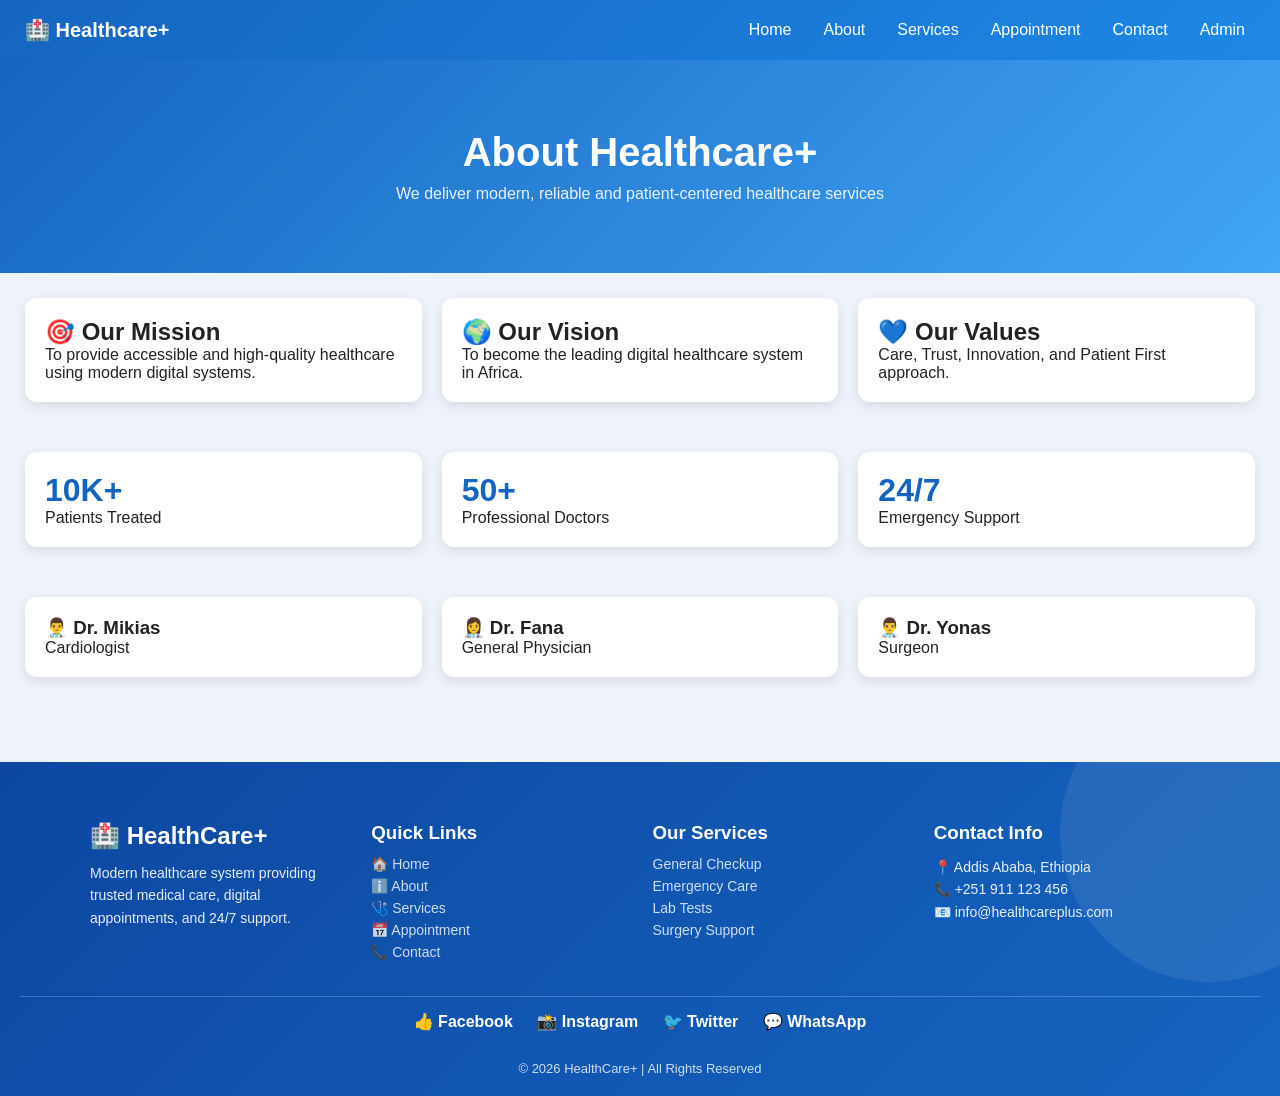
<file: about.html>
<!DOCTYPE html>
<html>
<head>
    <title>About - Healthcare+</title>
    <link rel="stylesheet" href="style.css">
</head>
<body>

<header class="header">
    <h2>🏥 Healthcare+</h2>
    <nav>
        <a href="index.html">Home</a>
        <a href="about.html">About</a>
        <a href="services.html">Services</a>
        <a href="appointment.html">Appointment</a>
        <a href="contact.html">Contact</a>
        <a href="admin.html">Admin</a>
    </nav>
</header>

<!-- HERO SECTION -->
<section class="hero" style="padding:70px 20px;">
    <h1>About Healthcare+</h1>
    <p>We deliver modern, reliable and patient-centered healthcare services</p>
</section>

<!-- MISSION / VISION -->
<section class="grid">

    <div class="card">
        <h2>🎯 Our Mission</h2>
        <p>To provide accessible and high-quality healthcare using modern digital systems.</p>
    </div>

    <div class="card">
        <h2>🌍 Our Vision</h2>
        <p>To become the leading digital healthcare system in Africa.</p>
    </div>

    <div class="card">
        <h2>💙 Our Values</h2>
        <p>Care, Trust, Innovation, and Patient First approach.</p>
    </div>

</section>

<!-- STATS SECTION -->
<section class="grid">

    <div class="card">
        <h1>10K+</h1>
        <p>Patients Treated</p>
    </div>

    <div class="card">
        <h1>50+</h1>
        <p>Professional Doctors</p>
    </div>

    <div class="card">
        <h1>24/7</h1>
        <p>Emergency Support</p>
    </div>

</section>

<!-- TEAM -->
<section class="grid">

    <div class="card">
        <h3>👨‍⚕️ Dr. Mikias</h3>
        <p>Cardiologist</p>
    </div>

    <div class="card">
        <h3>👩‍⚕️ Dr. Fana</h3>
        <p>General Physician</p>
    </div>

    <div class="card">
        <h3>👨‍⚕️ Dr. Yonas</h3>
        <p>Surgeon</p>
    </div>

</section>

<!-- FOOTER -->
<footer class="footer">

    <div class="footer-container">

        <!-- BRAND -->
        <div class="footer-box">
            <h2>🏥 HealthCare+</h2>
            <p>
                Modern healthcare system providing trusted medical care,
                digital appointments, and 24/7 support.
            </p>
        </div>

        <!-- QUICK LINKS -->
        <div class="footer-box">
            <h3>Quick Links</h3>
            <a href="index.html">🏠 Home</a>
            <a href="about.html">ℹ️ About</a>
            <a href="services.html">🩺 Services</a>
            <a href="appointment.html">📅 Appointment</a>
            <a href="contact.html">📞 Contact</a>
        </div>

        <!-- SERVICES -->
        <div class="footer-box">
            <h3>Our Services</h3>
            <a href="#">General Checkup</a>
            <a href="#">Emergency Care</a>
            <a href="#">Lab Tests</a>
            <a href="#">Surgery Support</a>
        </div>

        <!-- CONTACT -->
        <div class="footer-box">
            <h3>Contact Info</h3>
            <p>📍 Addis Ababa, Ethiopia</p>
            <p>📞 +251 911 123 456</p>
            <p>📧 info@healthcareplus.com</p>
        </div>

    </div>

    <!-- SOCIAL STRIP -->
    <div class="footer-social">
        <a href="#">👍 Facebook</a>
        <a href="#">📸 Instagram</a>
        <a href="#">🐦 Twitter</a>
        <a href="#">💬 WhatsApp</a>
    </div>

    <div class="footer-bottom">
        <p>© 2026 HealthCare+ | All Rights Reserved</p>
    </div>

</footer>

<script src="script.js"></script>
</body>
</html>
</file>
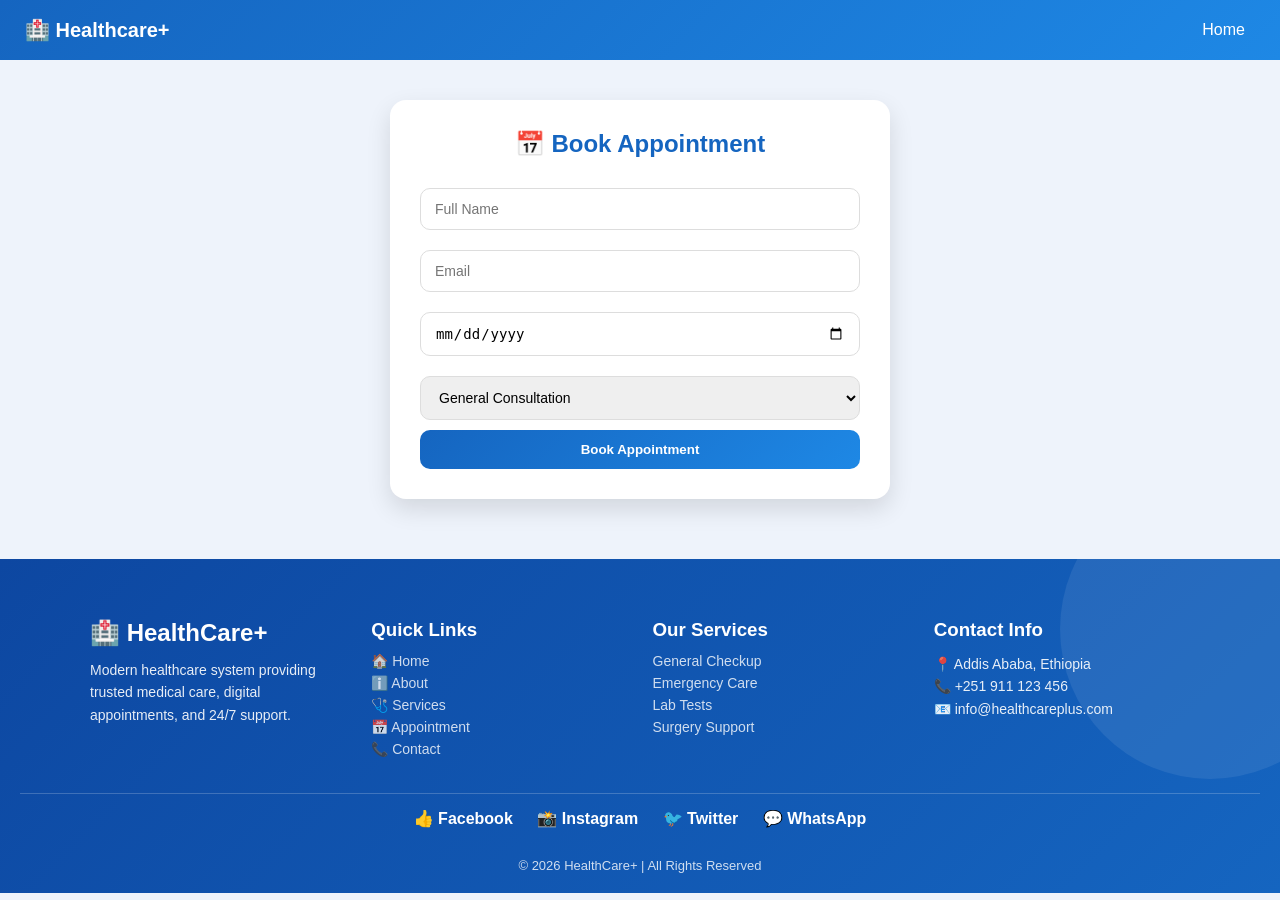
<file: appointment.html>
<!DOCTYPE html>
<html>
<head>
    <title>Appointment</title>
    <link rel="stylesheet" href="style.css">
</head>
<body>

<header class="header">
    <h2>🏥 Healthcare+</h2>
    <nav>
        <a href="index.html">Home</a>
    
    </nav>
</header>

<section class="form-container">

    <h2>📅 Book Appointment</h2>

    <form action="backend/save_appointment.php" method="POST">

    <input type="text" name="name" placeholder="Full Name" required>

    <input type="email" name="email" placeholder="Email" required>

    <input type="date" name="date" required>

    <select name="service">
        <option>General Consultation</option>
        <option>Emergency</option>
        <option>Lab Test</option>
    </select>

    <button type="submit">Book Appointment</button>

</form>

</section>

<footer class="footer">

    <div class="footer-container">

        <!-- BRAND -->
        <div class="footer-box">
            <h2>🏥 HealthCare+</h2>
            <p>
                Modern healthcare system providing trusted medical care,
                digital appointments, and 24/7 support.
            </p>
        </div>

        <!-- QUICK LINKS -->
        <div class="footer-box">
            <h3>Quick Links</h3>
            <a href="index.html">🏠 Home</a>
            <a href="about.html">ℹ️ About</a>
            <a href="services.html">🩺 Services</a>
            <a href="appointment.html">📅 Appointment</a>
            <a href="contact.html">📞 Contact</a>
        </div>

        <!-- SERVICES -->
        <div class="footer-box">
            <h3>Our Services</h3>
            <a href="#">General Checkup</a>
            <a href="#">Emergency Care</a>
            <a href="#">Lab Tests</a>
            <a href="#">Surgery Support</a>
        </div>

        <!-- CONTACT -->
        <div class="footer-box">
            <h3>Contact Info</h3>
            <p>📍 Addis Ababa, Ethiopia</p>
            <p>📞 +251 911 123 456</p>
            <p>📧 info@healthcareplus.com</p>
        </div>

    </div>

    <!-- SOCIAL STRIP -->
    <div class="footer-social">
        <a href="#">👍 Facebook</a>
        <a href="#">📸 Instagram</a>
        <a href="#">🐦 Twitter</a>
        <a href="#">💬 WhatsApp</a>
    </div>

    <div class="footer-bottom">
        <p>© 2026 HealthCare+ | All Rights Reserved</p>
    </div>

</footer>

<script src="script.js"></script>
</body>
</html>
</file>
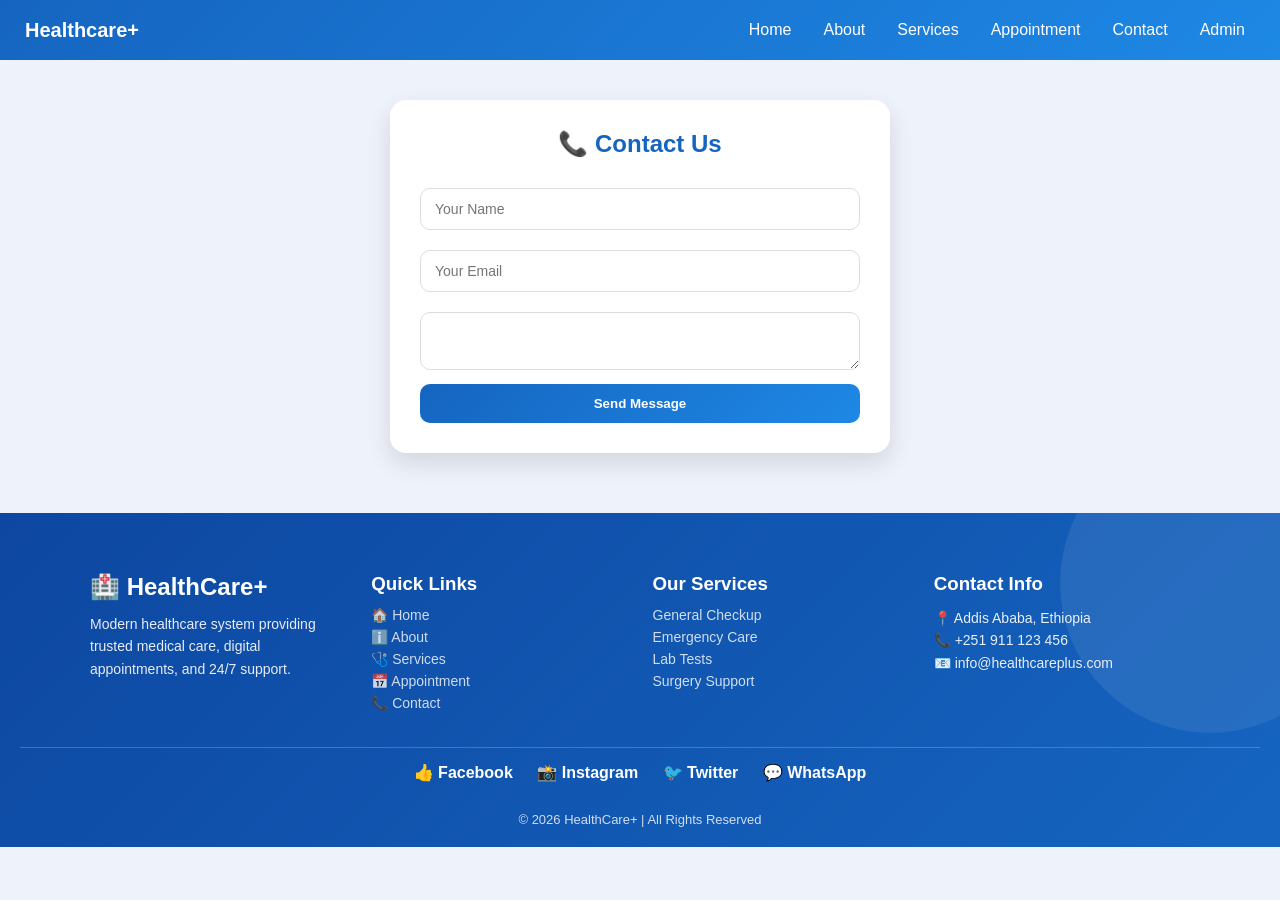
<file: contact.html>
<!DOCTYPE html>
<html>
<head>
    <title>Contact</title>
    <link rel="stylesheet" href="style.css">
</head>
<body>

<header class="header">
    <h2>Healthcare+</h2>
    <nav>
        <a href="index.html">Home</a>
        <a href="about.html">About</a>
        <a href="services.html">Services</a>
        <a href="appointment.html">Appointment</a>
        <a href="contact.html">Contact</a>
        <a href="admin.html">Admin</a>  
    </nav>
</header>

<section class="form-container">

    <h2>📞 Contact Us</h2>

    <form action="backend/save_contact.php" method="POST">

    <input type="text" name="name" placeholder="Your Name" required>

    <input type="email" name="email" placeholder="Your Email" required>

    <textarea name="message"></textarea>

    <button type="submit">Send Message</button>

</form>

</section>

<footer class="footer">

    <div class="footer-container">

        <!-- BRAND -->
        <div class="footer-box">
            <h2>🏥 HealthCare+</h2>
            <p>
                Modern healthcare system providing trusted medical care,
                digital appointments, and 24/7 support.
            </p>
        </div>

        <!-- QUICK LINKS -->
        <div class="footer-box">
            <h3>Quick Links</h3>
            <a href="index.html">🏠 Home</a>
            <a href="about.html">ℹ️ About</a>
            <a href="services.html">🩺 Services</a>
            <a href="appointment.html">📅 Appointment</a>
            <a href="contact.html">📞 Contact</a>
        </div>

        <!-- SERVICES -->
        <div class="footer-box">
            <h3>Our Services</h3>
            <a href="#">General Checkup</a>
            <a href="#">Emergency Care</a>
            <a href="#">Lab Tests</a>
            <a href="#">Surgery Support</a>
        </div>

        <!-- CONTACT -->
        <div class="footer-box">
            <h3>Contact Info</h3>
            <p>📍 Addis Ababa, Ethiopia</p>
            <p>📞 +251 911 123 456</p>
            <p>📧 info@healthcareplus.com</p>
        </div>

    </div>

    <!-- SOCIAL STRIP -->
    <div class="footer-social">
        <a href="#">👍 Facebook</a>
        <a href="#">📸 Instagram</a>
        <a href="#">🐦 Twitter</a>
        <a href="#">💬 WhatsApp</a>
    </div>

    <div class="footer-bottom">
        <p>© 2026 HealthCare+ | All Rights Reserved</p>
    </div>

</footer>

<script src="script.js"></script>
</body>
</html>
</file>
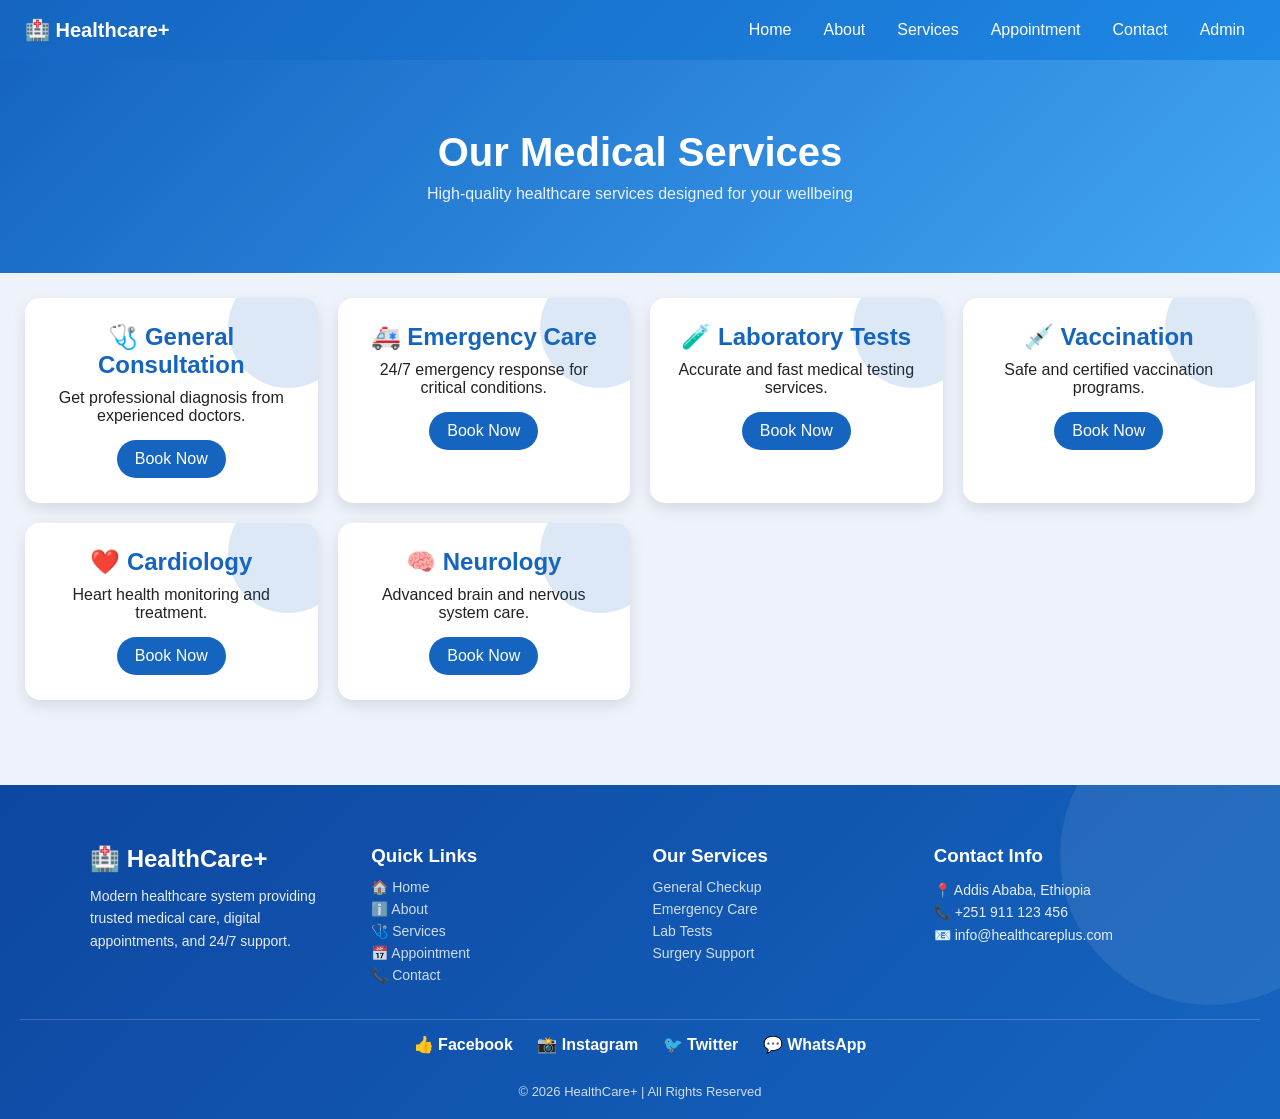
<file: services.html>
<!DOCTYPE html>
<html>
<head>
    <title>Services - Healthcare+</title>
    <link rel="stylesheet" href="style.css">
</head>
<body>

<header class="header">
    <h2>🏥 Healthcare+</h2>
    <nav>
        <a href="index.html">Home</a>
        <a href="about.html">About</a>
        <a href="services.html">Services</a>
        <a href="appointment.html">Appointment</a>
        <a href="contact.html">Contact</a>
        <a href="admin.html">Admin</a>
    </nav>
</header>

<!-- HERO -->
<section class="hero" style="padding:70px 20px;">
    <h1>Our Medical Services</h1>
    <p>High-quality healthcare services designed for your wellbeing</p>
</section>

<!-- SERVICES GRID -->
<section class="grid">

    <div class="service-card">
        <h2>🩺 General Consultation</h2>
        <p>Get professional diagnosis from experienced doctors.</p>
        <a href="appointment.html" class="service-btn">Book Now</a>
    </div>

    <div class="service-card">
        <h2>🚑 Emergency Care</h2>
        <p>24/7 emergency response for critical conditions.</p>
        <a href="appointment.html" class="service-btn">Book Now</a>
    </div>

    <div class="service-card">
        <h2>🧪 Laboratory Tests</h2>
        <p>Accurate and fast medical testing services.</p>
        <a href="appointment.html" class="service-btn">Book Now</a>
    </div>

    <div class="service-card">
        <h2>💉 Vaccination</h2>
        <p>Safe and certified vaccination programs.</p>
        <a href="appointment.html" class="service-btn">Book Now</a>
    </div>

    <div class="service-card">
        <h2>❤️ Cardiology</h2>
        <p>Heart health monitoring and treatment.</p>
        <a href="appointment.html" class="service-btn">Book Now</a>
    </div>

    <div class="service-card">
        <h2>🧠 Neurology</h2>
        <p>Advanced brain and nervous system care.</p>
        <a href="appointment.html" class="service-btn">Book Now</a>
    </div>

</section>

<!-- FOOTER -->
<footer class="footer">

    <div class="footer-container">

        <!-- BRAND -->
        <div class="footer-box">
            <h2>🏥 HealthCare+</h2>
            <p>
                Modern healthcare system providing trusted medical care,
                digital appointments, and 24/7 support.
            </p>
        </div>

        <!-- QUICK LINKS -->
        <div class="footer-box">
            <h3>Quick Links</h3>
            <a href="index.html">🏠 Home</a>
            <a href="about.html">ℹ️ About</a>
            <a href="services.html">🩺 Services</a>
            <a href="appointment.html">📅 Appointment</a>
            <a href="contact.html">📞 Contact</a>
        </div>

        <!-- SERVICES -->
        <div class="footer-box">
            <h3>Our Services</h3>
            <a href="#">General Checkup</a>
            <a href="#">Emergency Care</a>
            <a href="#">Lab Tests</a>
            <a href="#">Surgery Support</a>
        </div>

        <!-- CONTACT -->
        <div class="footer-box">
            <h3>Contact Info</h3>
            <p>📍 Addis Ababa, Ethiopia</p>
            <p>📞 +251 911 123 456</p>
            <p>📧 info@healthcareplus.com</p>
        </div>

    </div>

    <!-- SOCIAL STRIP -->
    <div class="footer-social">
        <a href="#">👍 Facebook</a>
        <a href="#">📸 Instagram</a>
        <a href="#">🐦 Twitter</a>
        <a href="#">💬 WhatsApp</a>
    </div>

    <div class="footer-bottom">
        <p>© 2026 HealthCare+ | All Rights Reserved</p>
    </div>

</footer>

<script src="script.js"></script>
</body>
</html>
</file>
<file: style.css>
* {
    margin: 0;
    padding: 0;
    box-sizing: border-box;
}

body {
    font-family: 'Poppins', sans-serif;
    background: #eef3fb;
    color: #222;
}

/* ================= HEADER ================= */
.header {
    display: flex;
    justify-content: space-between;
    align-items: center;
    background: linear-gradient(135deg, #1565c0, #1e88e5);
    padding: 15px 25px;
    color: white;
    position: sticky;
    top: 0;
    z-index: 9999;
    flex-wrap: wrap; /* IMPORTANT FIX */
}

/* LOGO */
.header h2 {
    font-size: 20px;
    white-space: nowrap;
}

/* NAV MENU */
.header nav {
    display: flex;
    flex-wrap: wrap;          /* IMPORTANT FIX */
    gap: 12px;
    justify-content: center;
}

/* LINKS */
.header nav a {
    color: white;
    text-decoration: none;
    font-weight: 500;
    padding: 6px 10px;
    border-radius: 6px;
    transition: 0.3s;
    white-space: nowrap;      /* PREVENT HIDING */
}

.header nav a:hover {
    background: rgba(255,255,255,0.2);
    transform: translateY(-2px);
}

/* ================= HERO ================= */
.hero {
    text-align: center;
    padding: 100px 20px;
    background: linear-gradient(135deg, #1565c0, #42a5f5);
    color: white;
}

.hero h1 {
    font-size: 40px;
}

.hero p {
    margin-top: 10px;
    opacity: 0.9;
}

/* HERO BUTTONS */
.hero-buttons {
    margin-top: 20px;
    display: flex;
    justify-content: center;
    gap: 15px;
}

.btn {
    text-decoration: none;
    font-weight: bold;
    transition: 0.3s;
}

/* PRIMARY */
.btn.primary {
    background: white;
    color: #1565c0;
    padding: 12px 20px;
    border-radius: 30px;
}

.btn.primary:hover {
    transform: scale(1.05);
    background: #e3f2fd;
}

/* SECONDARY */
.btn.secondary {
    border: 2px solid white;
    color: white;
    padding: 12px 20px;
    border-radius: 30px;
}

.btn.secondary:hover {
    background: white;
    color: #1565c0;
}

/* ================= GRID ================= */
.grid {
    display: grid;
    grid-template-columns: repeat(auto-fit, minmax(240px, 1fr));
    gap: 20px;
    padding: 25px;
}

/* ================= CARD ================= */
.card {
    background: white;
    padding: 20px;
    border-radius: 12px;
    box-shadow: 0 4px 12px rgba(0,0,0,0.1);
    transition: 0.3s;
}

.card:hover {
    transform: translateY(-8px);
    box-shadow: 0 10px 20px rgba(0,0,0,0.15);
}

/* ================= FORMS ================= */
input, select, textarea {
    width: 100%;
    padding: 10px;
    margin: 8px 0;
    border-radius: 8px;
    border: 1px solid #ccc;
    transition: 0.3s;
}

input:focus, select:focus, textarea:focus {
    border-color: #1565c0;
    box-shadow: 0 0 10px rgba(21,101,192,0.3);
    transform: scale(1.02);
}

button {
    width: 100%;
    padding: 10px;
    background: #1565c0;
    color: white;
    border: none;
    border-radius: 8px;
    cursor: pointer;
    transition: 0.3s;
}

button:hover {
    background: #0d47a1;
    transform: scale(1.03);
}

/* ================= STATUS ================= */
.status {
    font-weight: bold;
}

.status.pending { color: orange; }
.status.approved { color: green; }
.status.rejected { color: red; }

/* ================= APPOINTMENT CARD ================= */
.appointment-card {
    background: white;
    padding: 15px;
    margin: 10px;
    border-radius: 10px;
    display: flex;
    justify-content: space-between;
    transition: 0.3s;
}

.appointment-card:hover {
    transform: scale(1.02);
}

/* ACTION BUTTONS */
.actions button {
    margin: 5px 0;
    padding: 8px;
    border-radius: 6px;
    border: none;
    cursor: pointer;
}

.approve { background: green; color: white; }
.reject { background: orange; color: white; }
.delete-btn { background: red; color: white; }

/* ================= FOOTER ================= */
.footer {
    background: linear-gradient(135deg, #0d47a1, #1565c0);
    color: white;
    padding: 60px 20px 20px;
    margin-top: 60px;
    position: relative;
    overflow: hidden;
}

/* glowing effect background */
.footer::before {
    content: "";
    position: absolute;
    width: 300px;
    height: 300px;
    background: rgba(255,255,255,0.08);
    border-radius: 50%;
    top: -80px;
    right: -80px;
}

/* GRID */
.footer-container {
    display: grid;
    grid-template-columns: repeat(auto-fit, minmax(220px, 1fr));
    gap: 25px;
    max-width: 1100px;
    margin: auto;
}

/* BOX */
.footer-box h2,
.footer-box h3 {
    margin-bottom: 12px;
    position: relative;
}

.footer-box p {
    opacity: 0.9;
    line-height: 1.6;
    font-size: 14px;
}

/* LINKS */
.footer-box a {
    display: block;
    color: white;
    text-decoration: none;
    margin: 6px 0;
    opacity: 0.8;
    transition: 0.3s;
    font-size: 14px;
}

.footer-box a:hover {
    opacity: 1;
    transform: translateX(6px);
    color: #ffeb3b;
}

/* SOCIAL BAR */
.footer-social {
    margin-top: 30px;
    text-align: center;
    padding: 15px 0;
    border-top: 1px solid rgba(255,255,255,0.2);
}

.footer-social a {
    margin: 0 10px;
    color: white;
    text-decoration: none;
    font-weight: bold;
    transition: 0.3s;
}

.footer-social a:hover {
    color: #ffeb3b;
    transform: scale(1.1);
}

/* BOTTOM */
.footer-bottom {
    text-align: center;
    margin-top: 15px;
    opacity: 0.8;
    font-size: 13px;
}

@media (max-width: 768px) {
    .header {
        flex-direction: column;
        text-align: center;
        gap: 10px;
    }

    .header nav {
        justify-content: center;
        width: 100%;
    }

    .header nav a {
        font-size: 14px;
    }
}

.form-container {
    max-width: 500px;
    margin: 40px auto;
    background: white;
    padding: 30px;
    border-radius: 16px;
    box-shadow: 0 10px 25px rgba(0,0,0,0.12);
    transition: 0.3s;
}

.form-container:hover {
    transform: translateY(-5px);
}

/* HEADINGS */
.form-container h2 {
    text-align: center;
    margin-bottom: 20px;
    color: #1565c0;
}

/* INPUTS */
.form-container input,
.form-container select,
.form-container textarea {
    width: 100%;
    padding: 12px 14px;
    margin: 10px 0;
    border: 1px solid #ddd;
    border-radius: 10px;
    outline: none;
    transition: 0.3s;
    font-size: 14px;
}

/* FOCUS EFFECT */
.form-container input:focus,
.form-container select:focus,
.form-container textarea:focus {
    border-color: #1565c0;
    box-shadow: 0 0 10px rgba(21,101,192,0.25);
    transform: scale(1.02);
}

/* BUTTON */
.form-container button {
    width: 100%;
    padding: 12px;
    background: linear-gradient(135deg, #1565c0, #1e88e5);
    color: white;
    border: none;
    border-radius: 10px;
    cursor: pointer;
    font-weight: bold;
    transition: 0.3s;
}

.form-container button:hover {
    background: #0d47a1;
    transform: scale(1.03);
}

/* MESSAGE TEXT */
#message,
#contactMsg {
    text-align: center;
    margin-top: 10px;
    font-weight: bold;
    color: green;
}
/* ABOUT PAGE ENHANCEMENT */
.card h1 {
    color: #1565c0;
    font-size: 32px;
}

/* TEAM CARDS HOVER */
.card:hover {
    background: #f5faff;
    border-left: 4px solid #1565c0;
}

/* SERVICE CARD DESIGN */
.service-card {
    background: white;
    padding: 25px;
    border-radius: 15px;
    text-align: center;
    box-shadow: 0 6px 15px rgba(0,0,0,0.1);
    transition: 0.3s;
    position: relative;
    overflow: hidden;
}

/* hover glow effect */
.service-card::before {
    content: "";
    position: absolute;
    width: 120px;
    height: 120px;
    background: rgba(21,101,192,0.15);
    border-radius: 50%;
    top: -30px;
    right: -30px;
    transition: 0.3s;
}

.service-card:hover::before {
    width: 200px;
    height: 200px;
}

.service-card:hover {
    transform: translateY(-10px);
    box-shadow: 0 15px 30px rgba(0,0,0,0.2);
}

/* TITLE */
.service-card h2 {
    color: #1565c0;
    margin-bottom: 10px;
}

/* BUTTON */
.service-btn {
    display: inline-block;
    margin-top: 15px;
    padding: 10px 18px;
    background: #1565c0;
    color: white;
    text-decoration: none;
    border-radius: 25px;
    transition: 0.3s;
}

.service-btn:hover {
    background: #0d47a1;
    transform: scale(1.05);
}
html, body {
    height: 100%;
}


/* HERO MODERN */
.hero-modern {
    display: flex;
    justify-content: center;
    align-items: center;
    text-align: center;
    padding: 100px 20px;
    background: linear-gradient(135deg, #1565c0, #42a5f5);
    color: white;
}

.hero-text.centered {
    max-width: 700px;
}

.hero-text.centered h1 {
    font-size: 48px;
    margin-bottom: 15px;
}

.hero-text.centered p {
    font-size: 18px;
    opacity: 0.95;
}

/* HERO IMAGE */
.hero-image {
    flex: 1;
}

.hero-image img {
    width: 100%;
    border-radius: 15px;
    box-shadow: 0 10px 25px rgba(0,0,0,0.15);
}

/* FEATURE CARDS */
.feature-card {
    background: white;
    border-radius: 15px;
    overflow: hidden;
    text-align: center;
    transition: 0.3s;
    box-shadow: 0 5px 15px rgba(0,0,0,0.1);
}

.feature-card img {
    width: 100%;
    height: 160px;
    object-fit: cover;
}

.feature-card:hover {
    transform: translateY(-10px);
}

/* STATS SECTION */
.stats {
    display: grid;
    grid-template-columns: repeat(auto-fit, minmax(150px, 1fr));
    text-align: center;
    padding: 40px;
    background: #1565c0;
    color: white;
}

.stat-box h2 {
    font-size: 30px;
}
</file>
